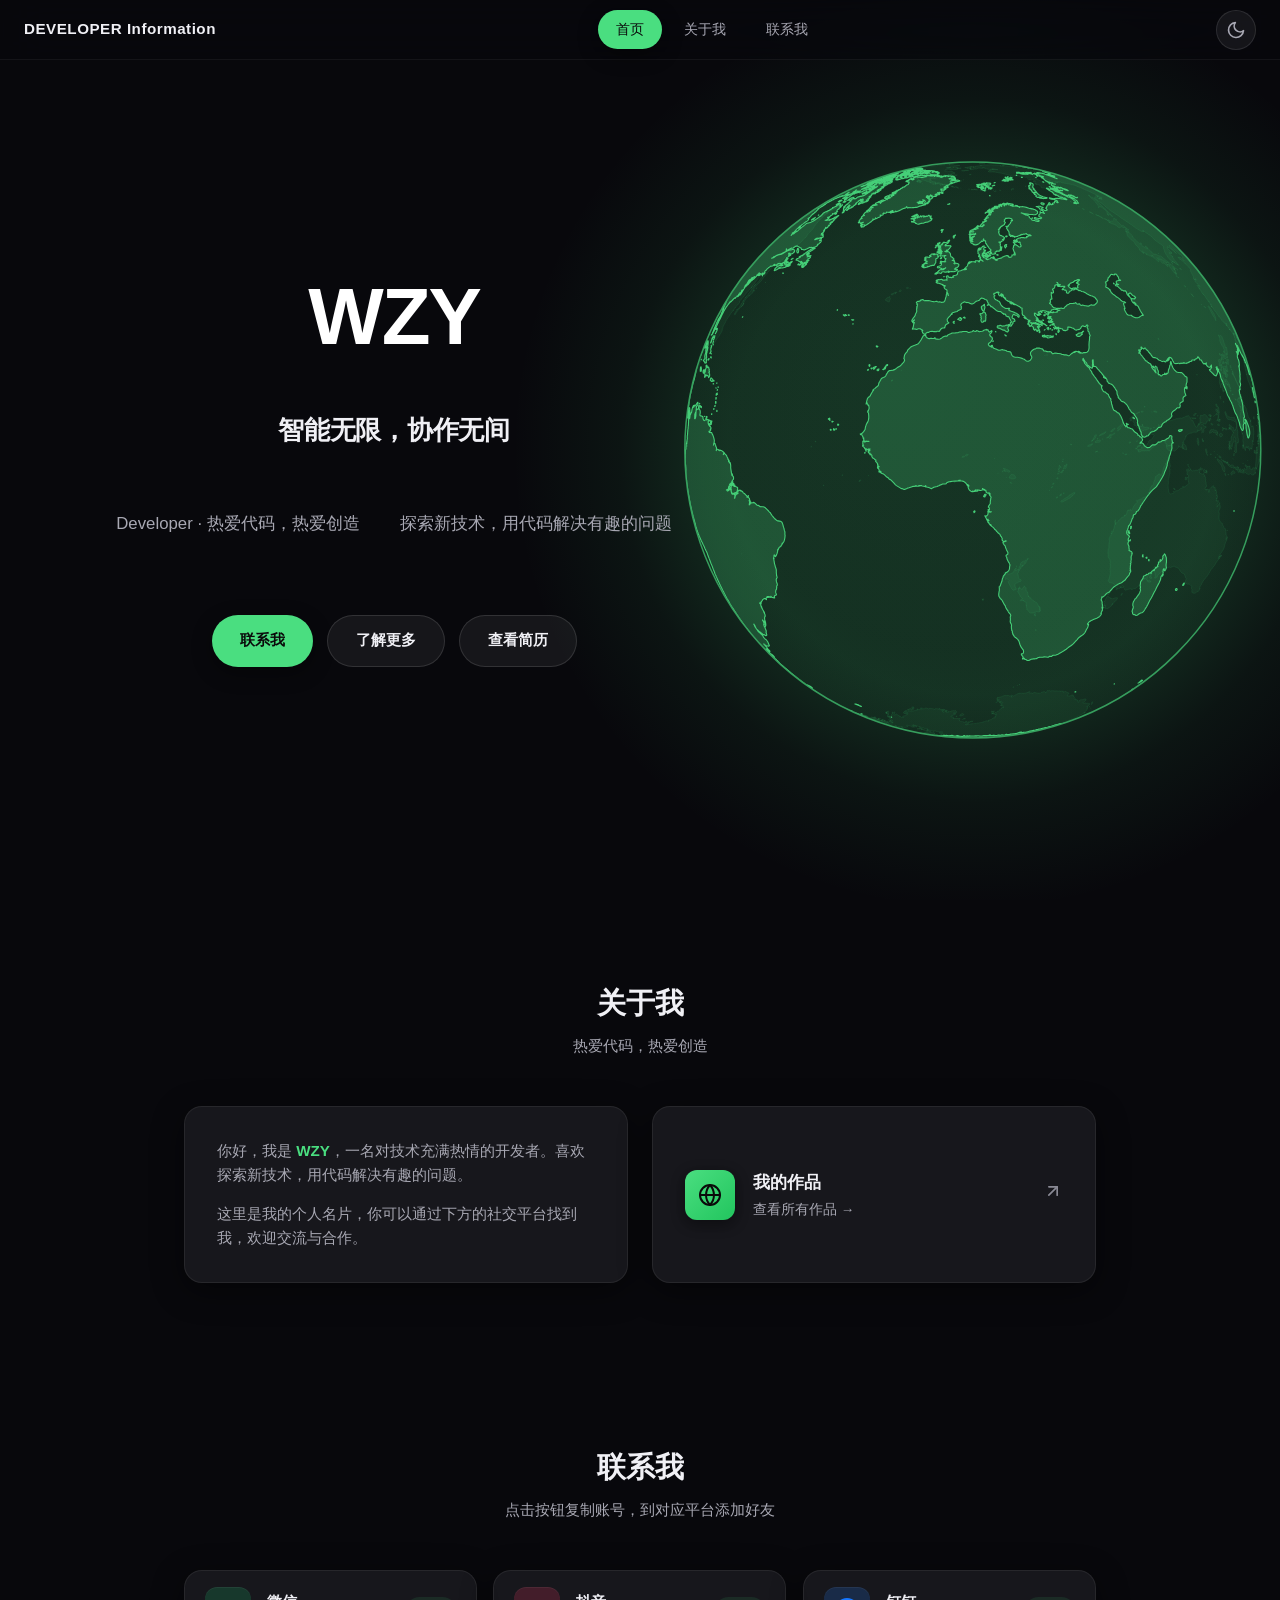
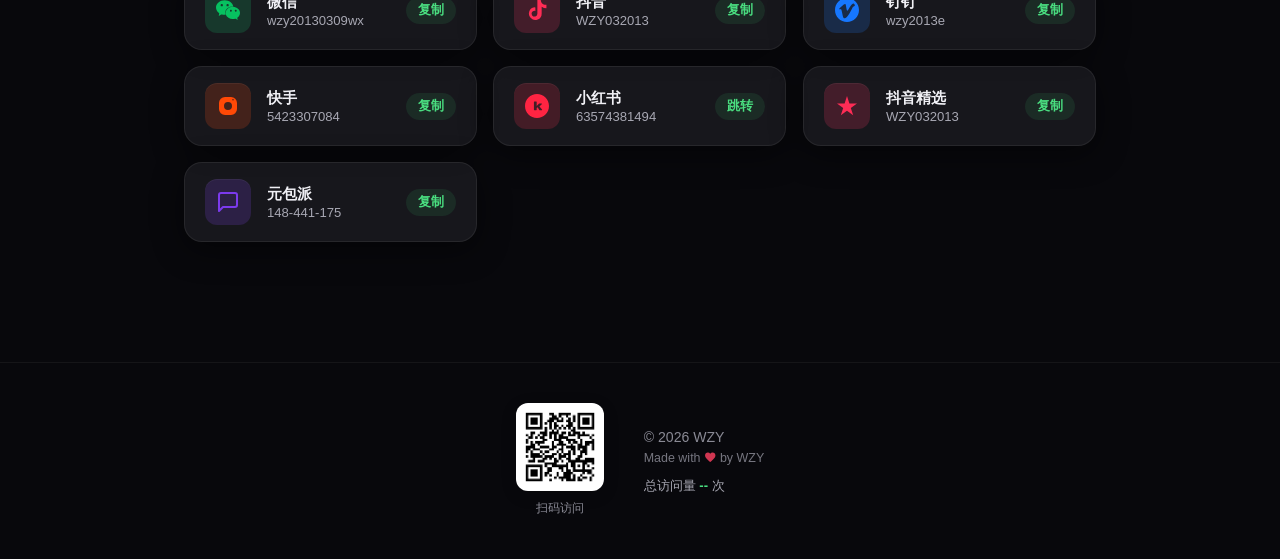
<file: index.html>
<!DOCTYPE html>
<html lang="zh-CN">
<head>
    <meta charset="UTF-8">
    <meta name="viewport" content="width=device-width, initial-scale=1.0">
    <meta name="description" content="WZY 的个人名片网站 - Developer">
    <title>WZY · 个人名片</title>
    <link rel="stylesheet" href="css/style.css?v=28">
    <link rel="stylesheet" href="css/loading.css?v=21">
</head>
<body>

    <!-- Canvas 粒子点阵背景 -->
    <canvas id="particleCanvas" aria-hidden="true"></canvas>

    <!-- 顶部导航栏 -->
    <nav class="navbar" id="navbar">
        <div class="nav-container">
            <a href="#home" class="nav-logo">DEVELOPER Information</a>
            <button class="nav-toggle" id="navToggle" aria-label="菜单">
                <span></span>
                <span></span>
                <span></span>
            </button>
            <ul class="nav-menu" id="navMenu">
                <li><a href="#home" class="nav-link active">首页</a></li>
                <li><a href="#about" class="nav-link">关于我</a></li>
                <li><a href="#contact" class="nav-link">联系我</a></li>
            </ul>
            <button class="theme-toggle" id="themeToggle" aria-label="切换主题">
                <svg class="icon-sun" viewBox="0 0 24 24" fill="none" stroke="currentColor" stroke-width="2" stroke-linecap="round" stroke-linejoin="round">
                    <circle cx="12" cy="12" r="5"></circle>
                    <line x1="12" y1="1" x2="12" y2="3"></line>
                    <line x1="12" y1="21" x2="12" y2="23"></line>
                    <line x1="4.22" y1="4.22" x2="5.64" y2="5.64"></line>
                    <line x1="18.36" y1="18.36" x2="19.78" y2="19.78"></line>
                    <line x1="1" y1="12" x2="3" y2="12"></line>
                    <line x1="21" y1="12" x2="23" y2="12"></line>
                    <line x1="4.22" y1="19.78" x2="5.64" y2="18.36"></line>
                    <line x1="18.36" y1="5.64" x2="19.78" y2="4.22"></line>
                </svg>
                <svg class="icon-moon" viewBox="0 0 24 24" fill="none" stroke="currentColor" stroke-width="2" stroke-linecap="round" stroke-linejoin="round">
                    <path d="M21 12.79A9 9 0 1 1 11.21 3 7 7 0 0 0 21 12.79z"></path>
                </svg>
            </button>
        </div>
    </nav>

    <!-- 首页 / Hero -->
    <section id="home" class="hero">
        <div class="hero-content fade-in">
            <h1 class="hero-name">WZY</h1>
            <p class="hero-tagline">智能无限，协作无间</p>
            <div class="hero-desc">
                <p>Developer · 热爱代码，热爱创造</p>
                <p>探索新技术，用代码解决有趣的问题</p>
            </div>
            <div class="hero-actions">
                <a href="#contact" class="btn btn-primary">联系我</a>
                <a href="#about" class="btn btn-secondary">了解更多</a>
                <a href="resume.html" target="_blank" class="btn btn-secondary">查看简历</a>
            </div>
        </div>
    </section>

    <!-- 关于我 -->
    <section id="about" class="section">
        <div class="container">
            <h2 class="section-title">关于我</h2>
            <p class="section-subtitle">热爱代码，热爱创造</p>

            <div class="about-grid">
                <div class="glass-card about-text reveal">
                    <p>你好，我是 <strong>WZY</strong>，一名对技术充满热情的开发者。喜欢探索新技术，用代码解决有趣的问题。</p>
                    <p>这里是我的个人名片，你可以通过下方的社交平台找到我，欢迎交流与合作。</p>
                </div>

                <a href="projects.html" class="glass-card site-tile reveal" style="cursor:pointer">
                    <div class="tile-icon">
                        <svg viewBox="0 0 24 24" fill="none" stroke="currentColor" stroke-width="2" stroke-linecap="round" stroke-linejoin="round">
                            <circle cx="12" cy="12" r="10"></circle>
                            <line x1="2" y1="12" x2="22" y2="12"></line>
                            <path d="M12 2a15.3 15.3 0 0 1 4 10 15.3 15.3 0 0 1-4 10 15.3 15.3 0 0 1-4-10 15.3 15.3 0 0 1 4-10z"></path>
                        </svg>
                    </div>
                    <div class="tile-info">
                        <h3>我的作品</h3>
                        <p>查看所有作品 →</p>
                    </div>
                    <div class="tile-arrow">
                        <svg viewBox="0 0 24 24" fill="none" stroke="currentColor" stroke-width="2" stroke-linecap="round" stroke-linejoin="round">
                            <line x1="7" y1="17" x2="17" y2="7"></line>
                            <polyline points="7 7 17 7 17 17"></polyline>
                        </svg>
                    </div>
                </a>
            </div>
        </div>
    </section>

    <!-- 联系我 / 社交 -->
    <section id="contact" class="section">
        <div class="container">
            <h2 class="section-title">联系我</h2>
            <p class="section-subtitle">点击按钮复制账号，到对应平台添加好友</p>

            <div class="social-grid" id="socialGrid">
                <!-- 微信 -->
                <button class="glass-card social-btn reveal" data-account="wzy20130309wx" data-platform="微信">
                    <div class="social-icon" style="--brand:#07C160">
                        <svg viewBox="0 0 24 24" fill="currentColor">
                            <path d="M8.691 2.188C3.891 2.188 0 5.476 0 9.53c0 2.212 1.17 4.203 3.002 5.55a.59.59 0 0 1 .213.665l-.39 1.48c-.019.07-.048.141-.048.213 0 .163.13.295.29.295a.326.326 0 0 0 .167-.054l1.903-1.114a.864.864 0 0 1 .717-.098 10.16 10.16 0 0 0 2.837.403c.276 0 .543-.027.811-.05-.857-2.578.157-4.972 1.932-6.446 1.703-1.415 3.882-1.98 5.853-1.838-.576-3.583-4.196-6.348-8.596-6.348zM5.785 5.991c.642 0 1.162.529 1.162 1.18a1.17 1.17 0 0 1-1.162 1.178A1.17 1.17 0 0 1 4.623 7.17c0-.651.52-1.18 1.162-1.18zm5.813 0c.642 0 1.162.529 1.162 1.18a1.17 1.17 0 0 1-1.162 1.178 1.17 1.17 0 0 1-1.162-1.178c0-.651.52-1.18 1.162-1.18zm5.34 2.867c-1.797-.052-3.746.512-5.28 1.786-1.72 1.428-2.687 3.72-1.78 6.22.942 2.453 3.666 4.229 6.884 4.229.826 0 1.622-.12 2.361-.336a.722.722 0 0 1 .598.082l1.584.926a.272.272 0 0 0 .14.047c.134 0 .24-.111.24-.247 0-.06-.023-.12-.038-.177l-.327-1.233a.582.582 0 0 1-.023-.156.49.49 0 0 1 .201-.398C23.024 18.48 24 16.82 24 14.98c0-3.21-3.004-5.837-6.882-6.122zm-2.036 2.84c.535 0 .969.44.969.982a.976.976 0 0 1-.969.983.976.976 0 0 1-.969-.983c0-.542.434-.982.97-.982zm4.844 0c.535 0 .969.44.969.982a.976.976 0 0 1-.969.983.976.976 0 0 1-.969-.983c0-.542.434-.982.969-.982z"/>
                        </svg>
                    </div>
                    <div class="social-info">
                        <span class="social-name">微信</span>
                        <span class="social-account">wzy20130309wx</span>
                    </div>
                    <span class="social-copy">复制</span>
                </button>

                <!-- 抖音 -->
                <button class="glass-card social-btn reveal" data-account="WZY032013" data-platform="抖音">
                    <div class="social-icon" style="--brand:#FE2C55">
                        <svg viewBox="0 0 24 24" fill="currentColor">
                            <path d="M19.59 6.69a4.83 4.83 0 0 1-3.77-4.25V2h-3.45v13.67a2.89 2.89 0 0 1-5.2 1.74 2.89 2.89 0 0 1 2.31-4.64 2.93 2.93 0 0 1 .88.13V9.4a6.84 6.84 0 0 0-1-.05A6.33 6.33 0 0 0 5.8 20.1a6.34 6.34 0 0 0 10.86-4.43v-7a8.16 8.16 0 0 0 4.77 1.52v-3.4a4.85 4.85 0 0 1-1.84-.1z"/>
                        </svg>
                    </div>
                    <div class="social-info">
                        <span class="social-name">抖音</span>
                        <span class="social-account">WZY032013</span>
                    </div>
                    <span class="social-copy">复制</span>
                </button>

                <!-- 钉钉 -->
                <button class="glass-card social-btn reveal" data-account="wzy2013e" data-platform="钉钉">
                    <div class="social-icon" style="--brand:#1677FF">
                        <svg viewBox="0 0 24 24" fill="currentColor">
                            <path d="M12.002 0C5.384 0 0 5.384 0 12s5.384 12 12.002 12C18.618 24 24 18.616 24 12S18.618 0 12.002 0zm5.84 9.04c-.098.218-1.08 2.342-3.12 5.892-2.08 3.61-3.79 5.42-5.14 5.42-.87 0-1.46-.802-1.78-2.39l-.96-4.58c-.35-1.58-.73-2.37-1.13-2.37-.09 0-.39.18-.91.53l-.65-.84c.99-.87 1.97-1.75 2.91-2.63 1.32-1.24 2.31-1.9 2.95-1.97.44-.05.71.26.81.92.18 1.15.69 3.99.89 4.7.18.71.38 1.06.6 1.06.17 0 .42-.27.76-.8.5-.77 1.08-1.73 1.65-2.68.61-1.02 1.13-1.79 1.56-2.3.77-.91 1.44-1.4 2.01-1.46.43-.04.82.16 1.15.59.32.42.46.99.4 1.71z"/>
                        </svg>
                    </div>
                    <div class="social-info">
                        <span class="social-name">钉钉</span>
                        <span class="social-account">wzy2013e</span>
                    </div>
                    <span class="social-copy">复制</span>
                </button>

                <!-- 快手 -->
                <button class="glass-card social-btn reveal" data-account="5423307084" data-platform="快手">
                    <div class="social-icon" style="--brand:#FF4906">
                        <svg viewBox="0 0 24 24" fill="currentColor">
                            <path d="M15 3H9a6 6 0 0 0-6 6v6a6 6 0 0 0 6 6h6a6 6 0 0 0 6-6V9a6 6 0 0 0-6-6zm-3 13a4 4 0 1 1 0-8 4 4 0 0 1 0 8zm5-9.5a.75.75 0 1 1 0-1.5.75.75 0 0 1 0 1.5z"/>
                        </svg>
                    </div>
                    <div class="social-info">
                        <span class="social-name">快手</span>
                        <span class="social-account">5423307084</span>
                    </div>
                    <span class="social-copy">复制</span>
                </button>

                <!-- 小红书 -->
                <button class="glass-card social-btn reveal" data-account="63574381494" data-platform="小红书" data-link="https://www.xiaohongshu.com/user/profile/63574381494">
                    <div class="social-icon" style="--brand:#FF2442">
                        <svg viewBox="0 0 24 24" fill="currentColor">
                            <path d="M12 0C5.373 0 0 5.373 0 12s5.373 12 12 12 12-5.373 12-12S18.627 0 12 0zm4.615 16.154h-1.846c-.192 0-.385-.077-.462-.23l-1.692-2.77-.923.846v1.692c0 .231-.154.462-.462.462H9.385c-.308 0-.462-.231-.462-.462V7.846c0-.23.154-.461.462-.461h1.845c.308 0 .462.23.462.461v4.154l2.385-2.385c.154-.153.308-.23.538-.23h1.846c.385 0 .539.461.308.77l-2.308 2.23 2.615 3.154c.154.231 0 .616-.308.616z"/>
                        </svg>
                    </div>
                    <div class="social-info">
                        <span class="social-name">小红书</span>
                        <span class="social-account">63574381494</span>
                    </div>
                    <span class="social-copy">跳转</span>
                </button>

                <!-- 抖音精选 -->
                <button class="glass-card social-btn reveal" data-account="WZY032013" data-platform="抖音精选">
                    <div class="social-icon" style="--brand:#FE2C55">
                        <svg viewBox="0 0 24 24" fill="currentColor">
                            <path d="M12 2l2.4 7.4H22l-6.2 4.5 2.4 7.4L12 16.8l-6.2 4.5 2.4-7.4L2 9.4h7.6z"/>
                        </svg>
                    </div>
                    <div class="social-info">
                        <span class="social-name">抖音精选</span>
                        <span class="social-account">WZY032013</span>
                    </div>
                    <span class="social-copy">复制</span>
                </button>

                <!-- 元包派 -->
                <button class="glass-card social-btn reveal" data-account="148-441-175" data-platform="元包派">
                    <div class="social-icon" style="--brand:#7C3AED">
                        <svg viewBox="0 0 24 24" fill="none" stroke="currentColor" stroke-width="2" stroke-linecap="round" stroke-linejoin="round">
                            <path d="M21 15a2 2 0 0 1-2 2H7l-4 4V5a2 2 0 0 1 2-2h14a2 2 0 0 1 2 2z"></path>
                        </svg>
                    </div>
                    <div class="social-info">
                        <span class="social-name">元包派</span>
                        <span class="social-account">148-441-175</span>
                    </div>
                    <span class="social-copy">复制</span>
                </button>
            </div>
        </div>
    </section>

    <!-- 回到顶部按钮 -->
    <a href="#home" class="back-to-top" id="backToTop" aria-label="回到顶部">
        <svg viewBox="0 0 24 24" fill="none" stroke="currentColor" stroke-width="2.5" stroke-linecap="round" stroke-linejoin="round">
            <polyline points="18 15 12 9 6 15"></polyline>
        </svg>
    </a>

    <!-- 页脚 -->
    <footer class="footer">
        <div class="container">
            <div class="footer-content">
                <div class="footer-qr">
                    <img src="qrcode.png" alt="扫码访问本站">
                    <span>扫码访问</span>
                </div>
                <div class="footer-info">
                    <p>&copy; 2026 WZY</p>
                    <p class="footer-sub">Made with <svg class="ico ico-heart" viewBox="0 0 24 24" fill="currentColor"><path d="M12 21.35l-1.45-1.32C5.4 15.36 2 12.28 2 8.5 2 5.42 4.42 3 7.5 3c1.74 0 3.41.81 4.5 2.09C13.09 3.81 14.76 3 16.5 3 19.58 3 22 5.42 22 8.5c0 3.78-3.4 6.86-8.55 11.54L12 21.35z"/></svg> by WZY</p>
                    <p class="footer-visit">总访问量 <span id="busuanzi_value_site_pv">--</span> 次</p>
                </div>
            </div>
        </div>
    </footer>

    <!-- Toast 提示 -->
    <div class="toast" id="toast"></div>

    <!-- 访客统计 -->
    <script async src="//busuanzi.ibruce.info/busuanzi/2.3/busuanzi.pure.mini.js"></script>
    <script src="js/geo.js"></script>
    <script src="js/loading.js?v=21"></script>
    <script src="js/main.js?v=25"></script>
</body>
</html>
</file>
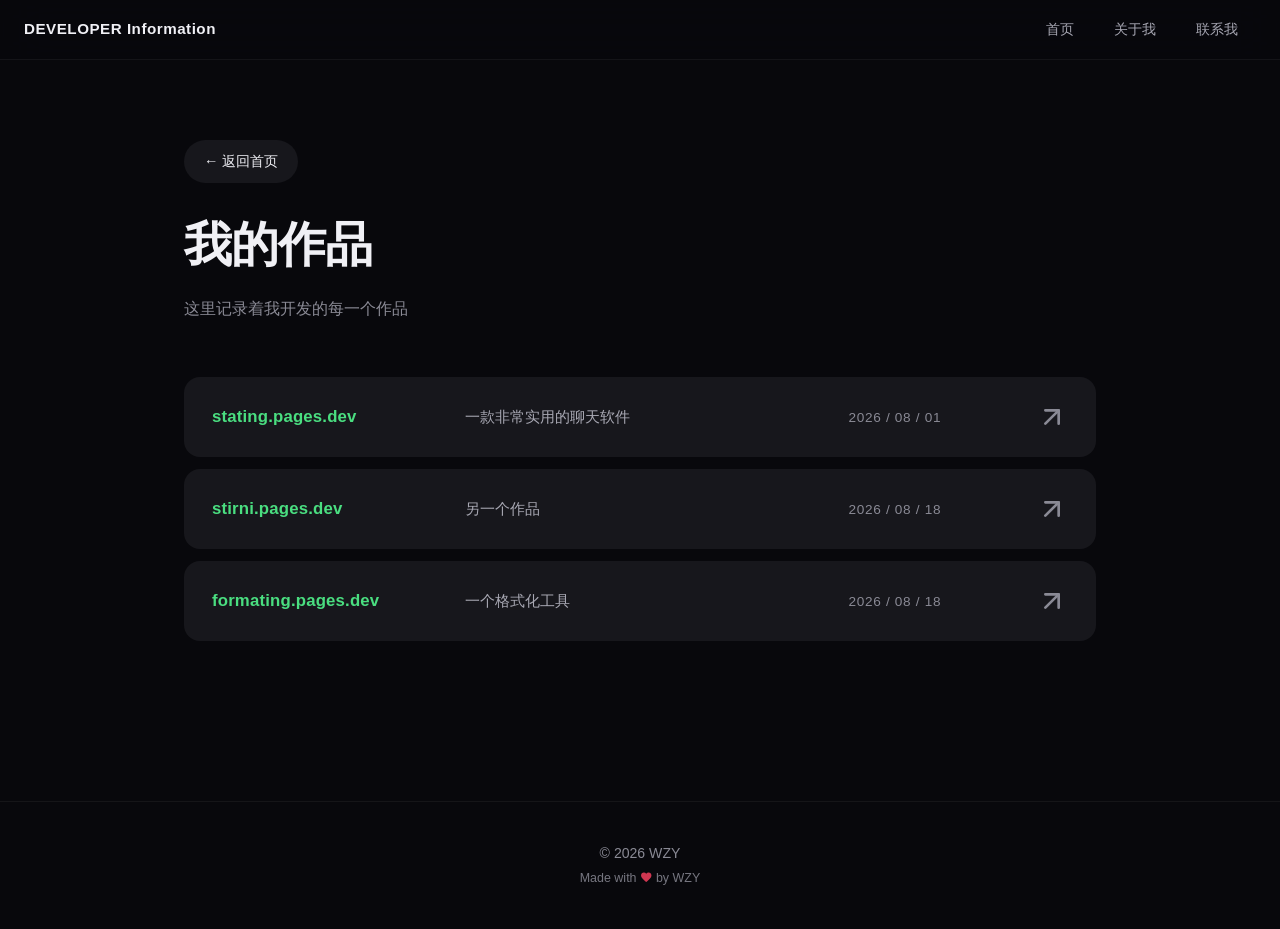
<file: projects.html>
<!DOCTYPE html>
<html lang="zh-CN">
<head>
    <meta charset="UTF-8">
    <meta name="viewport" content="width=device-width, initial-scale=1.0">
    <meta name="description" content="WZY 的作品列表">
    <title>我的作品 · WZY</title>
    <link rel="stylesheet" href="css/style.css?v=26">
    <link rel="stylesheet" href="css/loading.css?v=21">
    <style>
        body {
            min-height: 100vh;
            background: var(--bg);
            padding-top: var(--nav-height);
        }

        .projects-page {
            padding: 80px 24px 120px;
            max-width: 960px;
            margin: 0 auto;
        }

        .projects-header {
            margin-bottom: 56px;
        }

        .projects-title {
            font-size: clamp(2rem, 5vw, 3rem);
            font-weight: 800;
            letter-spacing: -0.02em;
            color: var(--text);
            margin-bottom: 12px;
        }

        .projects-subtitle {
            font-size: 1rem;
            color: var(--text-tertiary);
            line-height: 1.6;
        }

        .project-list {
            display: flex;
            flex-direction: column;
            gap: 12px;
        }

        .project-row {
            display: grid;
            grid-template-columns: 1.4fr 2.2fr 1fr auto;
            gap: 24px;
            align-items: center;
            padding: 24px 28px;
            background: var(--surface-strong);
            border: 1px solid var(--border);
            border-radius: 16px;
            transition: transform 0.25s ease, border-color 0.25s ease, box-shadow 0.25s ease;
            cursor: pointer;
            text-decoration: none;
            color: inherit;
        }

        .project-row:hover {
            transform: translateY(-2px);
            border-color: var(--accent);
            box-shadow: 0 12px 34px -12px rgba(0, 0, 0, 0.6);
        }

        .project-url {
            font-size: 1.05rem;
            font-weight: 600;
            color: var(--accent);
            letter-spacing: 0.01em;
            overflow: hidden;
            text-overflow: ellipsis;
            white-space: nowrap;
        }

        .project-desc {
            font-size: 0.95rem;
            color: var(--text-secondary);
            line-height: 1.5;
            overflow: hidden;
            text-overflow: ellipsis;
            display: -webkit-box;
            -webkit-line-clamp: 2;
            -webkit-box-orient: vertical;
        }

        .project-date {
            font-size: 0.85rem;
            color: var(--text-tertiary);
            font-variant-numeric: tabular-nums;
            letter-spacing: 0.05em;
        }

        .project-arrow {
            width: 32px;
            height: 32px;
            color: var(--text-tertiary);
            transition: color 0.25s ease, transform 0.25s ease;
        }

        .project-row:hover .project-arrow {
            color: var(--accent);
            transform: translate(3px, -3px);
        }

        .back-link {
            display: inline-flex;
            align-items: center;
            gap: 6px;
            margin-bottom: 24px;
            padding: 10px 20px;
            color: var(--text);
            text-decoration: none;
            font-size: 0.9rem;
            font-weight: 500;
            background: var(--surface-strong);
            border: 1px solid var(--border);
            border-radius: 999px;
            transition: all 0.25s ease;
        }

        .back-link:hover {
            color: var(--accent);
            border-color: var(--accent);
            transform: translateX(-3px);
        }

        .back-link svg {
            width: 16px;
            height: 16px;
            transition: transform 0.25s ease;
        }

        .back-link:hover svg {
            transform: translateX(-3px);
        }

        @media (max-width: 720px) {
            .projects-page {
                padding: 48px 16px 80px;
            }
            .project-row {
                grid-template-columns: 1fr;
                gap: 8px;
                padding: 20px;
            }
            .project-desc {
                -webkit-line-clamp: unset;
            }
        }
    </style>
</head>
<body>

    <nav class="navbar" id="navbar">
        <div class="nav-container">
            <a href="index.html" class="nav-logo">DEVELOPER Information</a>
            <button class="nav-toggle" id="navToggle" aria-label="菜单">
                <span></span>
                <span></span>
                <span></span>
            </button>
            <ul class="nav-menu" id="navMenu">
                <li><a href="index.html" class="nav-link">首页</a></li>
                <li><a href="index.html#about" class="nav-link">关于我</a></li>
                <li><a href="index.html#contact" class="nav-link">联系我</a></li>
            </ul>
        </div>
    </nav>

    <main class="projects-page">
        <a href="index.html" class="back-link">← 返回首页</a>

        <header class="projects-header">
            <h1 class="projects-title">我的作品</h1>
            <p class="projects-subtitle">这里记录着我开发的每一个作品</p>
        </header>

        <div class="project-list">
            <a class="project-row" href="https://stating.pages.dev" target="_blank" rel="noopener noreferrer">
                <span class="project-url">stating.pages.dev</span>
                <span class="project-desc">一款非常实用的聊天软件</span>
                <span class="project-date">2026 / 08 / 01</span>
                <svg class="project-arrow" viewBox="0 0 24 24" fill="none" stroke="currentColor" stroke-width="2" stroke-linecap="round" stroke-linejoin="round">
                    <line x1="7" y1="17" x2="17" y2="7"></line>
                    <polyline points="7 7 17 7 17 17"></polyline>
                </svg>
            </a>
            <a class="project-row" href="https://stirni.pages.dev" target="_blank" rel="noopener noreferrer">
                <span class="project-url">stirni.pages.dev</span>
                <span class="project-desc">另一个作品</span>
                <span class="project-date">2026 / 08 / 18</span>
                <svg class="project-arrow" viewBox="0 0 24 24" fill="none" stroke="currentColor" stroke-width="2" stroke-linecap="round" stroke-linejoin="round">
                    <line x1="7" y1="17" x2="17" y2="7"></line>
                    <polyline points="7 7 17 7 17 17"></polyline>
                </svg>
            </a>
            <a class="project-row" href="https://formating.pages.dev" target="_blank" rel="noopener noreferrer">
                <span class="project-url">formating.pages.dev</span>
                <span class="project-desc">一个格式化工具</span>
                <span class="project-date">2026 / 08 / 18</span>
                <svg class="project-arrow" viewBox="0 0 24 24" fill="none" stroke="currentColor" stroke-width="2" stroke-linecap="round" stroke-linejoin="round">
                    <line x1="7" y1="17" x2="17" y2="7"></line>
                    <polyline points="7 7 17 7 17 17"></polyline>
                </svg>
            </a>
        </div>
    </main>

    <footer class="footer">
        <div class="container">
            <p>&copy; 2026 WZY</p>
            <p class="footer-sub">Made with <svg class="ico ico-heart" viewBox="0 0 24 24" fill="currentColor"><path d="M12 21.35l-1.45-1.32C5.4 15.36 2 12.28 2 8.5 2 5.42 4.42 3 7.5 3c1.74 0 3.41.81 4.5 2.09C13.09 3.81 14.76 3 16.5 3 19.58 3 22 5.42 22 8.5c0 3.78-3.4 6.86-8.55 11.54L12 21.35z"/></svg> by WZY</p>
        </div>
    </footer>

    <script src="js/loading.js?v=21"></script>
    <script src="js/main.js?v=24"></script>
</body>
</html>
</file>
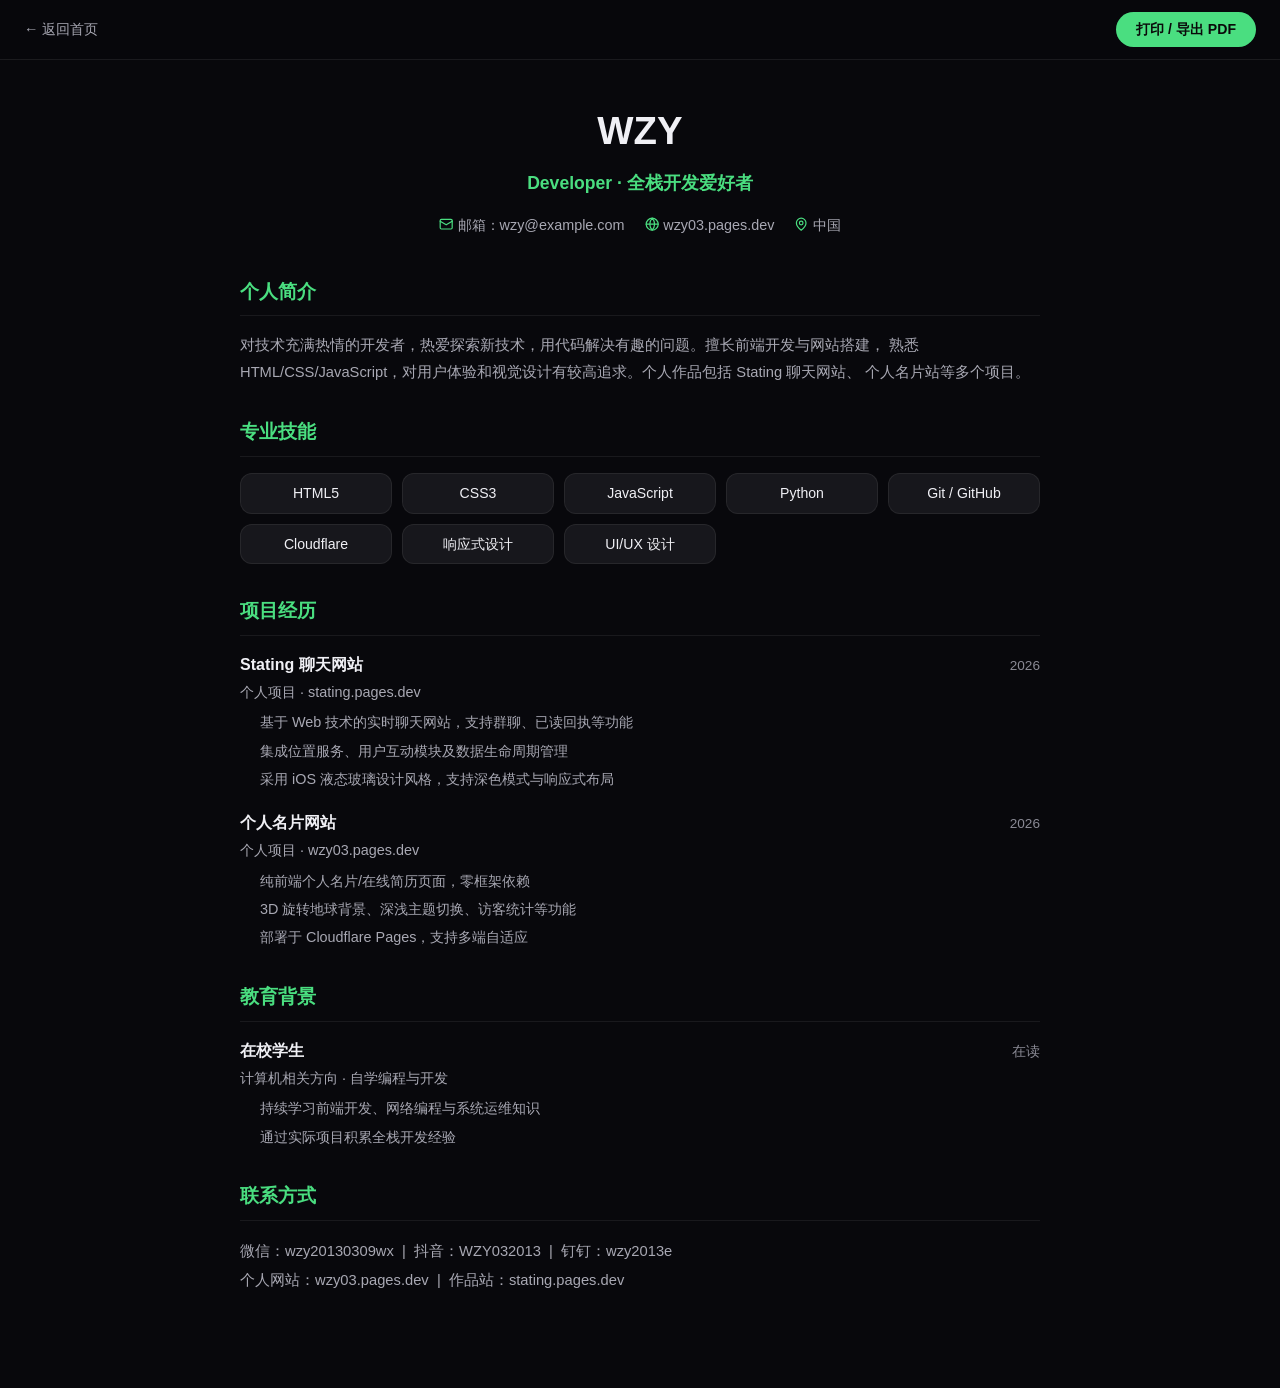
<file: resume.html>
<!DOCTYPE html>
<html lang="zh-CN" data-theme="dark">
<head>
    <meta charset="UTF-8">
    <meta name="viewport" content="width=device-width, initial-scale=1.0">
    <title>WZY · 个人简历</title>
    <link rel="stylesheet" href="css/style.css">
    <style>
        .resume-page {
            min-height: 100vh;
            padding: calc(var(--nav-height) + 40px) 24px 60px;
            position: relative;
            z-index: 10;
        }
        .resume-container {
            max-width: 800px;
            margin: 0 auto;
        }
        .resume-header {
            text-align: center;
            margin-bottom: 40px;
        }
        .resume-header h1 {
            font-size: 2.4rem;
            font-weight: 800;
            margin-bottom: 8px;
            color: var(--text);
        }
        .resume-header .subtitle {
            font-size: 1.1rem;
            color: var(--accent);
            font-weight: 600;
            margin-bottom: 16px;
        }
        .resume-header .contact-line {
            font-size: 0.9rem;
            color: var(--text-secondary);
            display: flex;
            gap: 20px;
            justify-content: center;
            flex-wrap: wrap;
        }
        .resume-section {
            margin-bottom: 32px;
        }
        .resume-section h2 {
            font-size: 1.2rem;
            font-weight: 700;
            color: var(--accent);
            margin-bottom: 16px;
            padding-bottom: 8px;
            border-bottom: 1px solid var(--glass-border);
        }
        .resume-item {
            margin-bottom: 18px;
        }
        .resume-item-head {
            display: flex;
            justify-content: space-between;
            align-items: baseline;
            margin-bottom: 4px;
            flex-wrap: wrap;
            gap: 8px;
        }
        .resume-item-head h3 {
            font-size: 1rem;
            font-weight: 600;
            color: var(--text);
        }
        .resume-item-head .date {
            font-size: 0.85rem;
            color: var(--text-tertiary);
        }
        .resume-item .org {
            font-size: 0.9rem;
            color: var(--text-secondary);
            margin-bottom: 6px;
        }
        .resume-item ul {
            padding-left: 20px;
        }
        .resume-item li {
            font-size: 0.9rem;
            color: var(--text-secondary);
            line-height: 1.7;
            margin-bottom: 4px;
        }
        .skills-grid {
            display: grid;
            grid-template-columns: repeat(auto-fill, minmax(140px, 1fr));
            gap: 10px;
        }
        .skill-tag {
            background: var(--surface-strong);
            border: 1px solid var(--glass-border);
            border-radius: var(--radius-sm);
            padding: 8px 14px;
            font-size: 0.88rem;
            color: var(--text);
            text-align: center;
        }
        .print-bar {
            position: fixed;
            top: 0;
            left: 0;
            right: 0;
            height: var(--nav-height);
            display: flex;
            align-items: center;
            justify-content: space-between;
            padding: 0 24px;
            background: rgba(8, 8, 12, 0.85);
            backdrop-filter: blur(24px);
            -webkit-backdrop-filter: blur(24px);
            border-bottom: 1px solid rgba(255,255,255,0.08);
            z-index: 100;
        }
        .print-bar a {
            color: var(--text-secondary);
            font-size: 0.9rem;
            text-decoration: none;
            transition: color var(--transition);
        }
        .print-bar a:hover { color: var(--accent); }
        .print-btn {
            padding: 8px 20px;
            background: var(--accent);
            color: #0a0a0a;
            border: none;
            border-radius: var(--radius-full);
            font-size: 0.88rem;
            font-weight: 600;
            cursor: pointer;
            transition: all var(--transition);
        }
        .print-btn:hover {
            transform: translateY(-1px);
            box-shadow: var(--shadow-accent);
        }
        [data-theme="light"] .print-bar {
            background: rgba(255,255,255,0.85);
            border-bottom: 1px solid rgba(0,0,0,0.06);
        }
        [data-theme="light"] .print-btn { color: #fff; }
        @media print {
            .print-bar { display: none; }
            .resume-page { padding: 0; }
            body { background: #fff; color: #000; }
            .resume-section h2 { color: #22c55e; border-color: #ddd; }
            .skill-tag { background: #f5f5f5; border-color: #ddd; color: #000; }
        }
    </style>
</head>
<body>
    <div class="print-bar">
        <a href="index.html">← 返回首页</a>
        <button class="print-btn" onclick="window.print()">打印 / 导出 PDF</button>
    </div>

    <div class="resume-page">
        <div class="resume-container">
            <div class="resume-header">
                <h1>WZY</h1>
                <div class="subtitle">Developer · 全栈开发爱好者</div>
                <div class="contact-line">
                    <span><svg class="ico ico-mail" viewBox="0 0 24 24" fill="none" stroke="currentColor" stroke-width="2" stroke-linecap="round" stroke-linejoin="round"><rect x="2" y="4" width="20" height="16" rx="2"/><path d="m22 7-10 6L2 7"/></svg>邮箱：wzy@example.com</span>
                    <span><svg class="ico ico-globe" viewBox="0 0 24 24" fill="none" stroke="currentColor" stroke-width="2" stroke-linecap="round" stroke-linejoin="round"><circle cx="12" cy="12" r="10"/><path d="M2 12h20M12 2a15.3 15.3 0 0 1 4 10 15.3 15.3 0 0 1-4 10 15.3 15.3 0 0 1-4-10 15.3 15.3 0 0 1 4-10z"/></svg>wzy03.pages.dev</span>
                    <span><svg class="ico ico-pin" viewBox="0 0 24 24" fill="none" stroke="currentColor" stroke-width="2" stroke-linecap="round" stroke-linejoin="round"><path d="M20 10c0 6-8 12-8 12s-8-6-8-12a8 8 0 0 1 16 0z"/><circle cx="12" cy="10" r="3"/></svg>中国</span>
                </div>
            </div>

            <div class="resume-section">
                <h2>个人简介</h2>
                <p style="font-size:0.92rem;color:var(--text-secondary);line-height:1.8;">
                    对技术充满热情的开发者，热爱探索新技术，用代码解决有趣的问题。擅长前端开发与网站搭建，
                    熟悉 HTML/CSS/JavaScript，对用户体验和视觉设计有较高追求。个人作品包括 Stating 聊天网站、
                    个人名片站等多个项目。
                </p>
            </div>

            <div class="resume-section">
                <h2>专业技能</h2>
                <div class="skills-grid">
                    <div class="skill-tag">HTML5</div>
                    <div class="skill-tag">CSS3</div>
                    <div class="skill-tag">JavaScript</div>
                    <div class="skill-tag">Python</div>
                    <div class="skill-tag">Git / GitHub</div>
                    <div class="skill-tag">Cloudflare</div>
                    <div class="skill-tag">响应式设计</div>
                    <div class="skill-tag">UI/UX 设计</div>
                </div>
            </div>

            <div class="resume-section">
                <h2>项目经历</h2>

                <div class="resume-item">
                    <div class="resume-item-head">
                        <h3>Stating 聊天网站</h3>
                        <span class="date">2026</span>
                    </div>
                    <div class="org">个人项目 · stating.pages.dev</div>
                    <ul>
                        <li>基于 Web 技术的实时聊天网站，支持群聊、已读回执等功能</li>
                        <li>集成位置服务、用户互动模块及数据生命周期管理</li>
                        <li>采用 iOS 液态玻璃设计风格，支持深色模式与响应式布局</li>
                    </ul>
                </div>

                <div class="resume-item">
                    <div class="resume-item-head">
                        <h3>个人名片网站</h3>
                        <span class="date">2026</span>
                    </div>
                    <div class="org">个人项目 · wzy03.pages.dev</div>
                    <ul>
                        <li>纯前端个人名片/在线简历页面，零框架依赖</li>
                        <li>3D 旋转地球背景、深浅主题切换、访客统计等功能</li>
                        <li>部署于 Cloudflare Pages，支持多端自适应</li>
                    </ul>
                </div>
            </div>

            <div class="resume-section">
                <h2>教育背景</h2>
                <div class="resume-item">
                    <div class="resume-item-head">
                        <h3>在校学生</h3>
                        <span class="date">在读</span>
                    </div>
                    <div class="org">计算机相关方向 · 自学编程与开发</div>
                    <ul>
                        <li>持续学习前端开发、网络编程与系统运维知识</li>
                        <li>通过实际项目积累全栈开发经验</li>
                    </ul>
                </div>
            </div>

            <div class="resume-section">
                <h2>联系方式</h2>
                <p style="font-size:0.92rem;color:var(--text-secondary);line-height:2;">
                    微信：wzy20130309wx &nbsp;|&nbsp; 抖音：WZY032013 &nbsp;|&nbsp; 钉钉：wzy2013e<br>
                    个人网站：wzy03.pages.dev &nbsp;|&nbsp; 作品站：stating.pages.dev
                </p>
            </div>
        </div>
    </div>

    <script>
        // 同步首页主题
        var saved = localStorage.getItem('theme') || 'dark';
        document.documentElement.setAttribute('data-theme', saved);
    </script>
</body>
</html>
</file>
<file: css/style.css>
/* ============================================
   WZY 个人名片 - Trae.cn 风格
   深色主题 · 粒子点阵 · 液态玻璃
   ============================================ */

/* ---------- CSS 变量 ---------- */
:root {
    --bg: #08080c;
    --bg-elevated: #111118;
    --surface: rgba(20, 20, 24, 0.6);
    --surface-strong: rgba(28, 28, 34, 0.75);
    --text: #f0f0f5;
    --text-secondary: #a8a8b3;
    --text-tertiary: #8a8a95;
    --accent: #4ADE80;
    --accent-dark: #22c55e;
    --accent-glow: rgba(74, 222, 128, 0.35);

    --glass-bg: rgba(18, 18, 22, 0.55);
    --glass-border: rgba(255, 255, 255, 0.07);
    --glass-border-hover: rgba(255, 255, 255, 0.14);

    --shadow-card: 0 8px 32px rgba(0, 0, 0, 0.45);
    --shadow-hover: 0 16px 48px rgba(0, 0, 0, 0.55);
    --shadow-accent: 0 6px 20px rgba(0, 0, 0, 0.4);

    --radius-sm: 12px;
    --radius-md: 18px;
    --radius-lg: 24px;
    --radius-full: 9999px;

    --nav-height: 60px;
    --transition: 0.3s cubic-bezier(0.4, 0, 0.2, 1);
}

/* ---------- Reset ---------- */
*,
*::before,
*::after {
    margin: 0;
    padding: 0;
    box-sizing: border-box;
}

html {
    scroll-behavior: smooth;
    scroll-padding-top: var(--nav-height);
    -webkit-font-smoothing: antialiased;
    -moz-osx-font-smoothing: grayscale;
}

body {
    font-family: -apple-system, BlinkMacSystemFont, "SF Pro Display", "PingFang SC",
        "Helvetica Neue", "Microsoft YaHei", sans-serif;
    background-color: var(--bg);
    color: var(--text);
    line-height: 1.6;
    overflow-x: hidden;
    min-height: 100vh;
}

a {
    text-decoration: none;
    color: inherit;
}

ul {
    list-style: none;
}

button {
    font-family: inherit;
    cursor: pointer;
    border: none;
    background: none;
}

.container {
    max-width: 960px;
    margin: 0 auto;
    padding: 0 24px;
}

/* ---------- 地球 Canvas（背景层） ---------- */
#particleCanvas {
    position: fixed;
    inset: 0;
    width: 100vw;
    height: 100vh;
    z-index: 5;
    pointer-events: none;
    background: transparent;
    cursor: grab;
    transition: opacity 0.3s ease-out;
}

#particleCanvas:active {
    cursor: grabbing;
}

/* ---------- 内容层 ---------- */
.navbar,
.hero,
.section,
.footer,
.toast {
    position: relative;
    z-index: 10;
}

/* 导航栏滚动增强毛玻璃 */
.navbar.scrolled {
    background: rgba(8, 8, 12, 0.85);
    backdrop-filter: blur(32px) saturate(200%);
    -webkit-backdrop-filter: blur(32px) saturate(200%);
    border-bottom: 1px solid rgba(255, 255, 255, 0.08);
}

/* ---------- 液态玻璃卡片 ---------- */
.glass-card {
    position: relative;
    overflow: hidden;
    border-radius: var(--radius-md);
    background: var(--surface-strong);
    border: 1px solid var(--glass-border);
    box-shadow: var(--shadow-card);
    transition: transform var(--transition), box-shadow var(--transition), border-color var(--transition);
    contain: layout paint style;
}

.glass-card > * {
    position: relative;
    z-index: 1;
}

/* ---------- 导航栏 ---------- */
.navbar {
    position: fixed;
    top: 0;
    left: 0;
    right: 0;
    height: var(--nav-height);
    z-index: 100;
    background: rgba(8, 8, 12, 0.55);
    backdrop-filter: blur(24px) saturate(180%);
    -webkit-backdrop-filter: blur(24px) saturate(180%);
    border-bottom: 1px solid rgba(255, 255, 255, 0.05);
    transition: background var(--transition);
}

.navbar.scrolled {
    background: rgba(8, 8, 12, 0.85);
}

.nav-container {
    width: 100%;
    margin: 0;
    padding: 0 24px;
    height: 100%;
    display: flex;
    align-items: center;
    justify-content: space-between;
}

.nav-logo {
    font-size: 0.95rem;
    font-weight: 700;
    color: var(--text);
    letter-spacing: 0.5px;
    text-align: left;
    text-transform: none;
}

.nav-menu {
    display: flex;
    gap: 4px;
}

.nav-link {
    display: inline-block;
    padding: 8px 18px;
    font-size: 0.9rem;
    font-weight: 500;
    color: var(--text-secondary);
    border-radius: var(--radius-full);
    transition: all var(--transition);
}

.nav-link:hover {
    color: var(--text);
    background: rgba(255, 255, 255, 0.05);
}

.nav-link.active {
    color: #0a0a0a;
    background: var(--accent);
    box-shadow: var(--shadow-accent);
}

.nav-toggle {
    display: none;
    flex-direction: column;
    gap: 5px;
    padding: 8px;
}

.nav-toggle span {
    display: block;
    width: 24px;
    height: 2px;
    background: var(--text);
    border-radius: 2px;
    transition: var(--transition);
}

.nav-toggle.open span:nth-child(1) {
    transform: translateY(7px) rotate(45deg);
}

.nav-toggle.open span:nth-child(2) {
    opacity: 0;
}

.nav-toggle.open span:nth-child(3) {
    transform: translateY(-7px) rotate(-45deg);
}

/* ---------- Hero 区域 ---------- */
.hero {
    min-height: 100vh;
    display: flex;
    align-items: center;
    justify-content: flex-start;
    padding: calc(var(--nav-height) + 40px) 14vw 60px 5vw;
    position: relative;
    z-index: 10;
}

.hero-content {
    max-width: 660px;
    width: 100%;
    text-align: center;
    position: relative;
    z-index: 20;
}

.hero-name {
    font-size: clamp(2.5rem, 7vw, 5rem);
    font-weight: 800;
    letter-spacing: -2px;
    line-height: 1.1;
    margin-bottom: 52px;
    color: #ffffff;
    display: block;
    width: 100%;
}

.hero-tagline {
    position: relative;
    display: block;
    font-size: clamp(1.1rem, 2.5vw, 1.6rem);
    font-weight: 600;
    margin-bottom: 60px;
    letter-spacing: -0.3px;
    line-height: 1.4;
    width: 100%;
    white-space: nowrap;
}

.hero-desc {
    margin-bottom: 76px;
    display: flex;
    gap: 40px;
    justify-content: center;
    align-items: baseline;
    flex-wrap: wrap;
}

.hero-desc p {
    font-size: 1.05rem;
    line-height: 1.8;
    margin-bottom: 0;
    color: var(--text-secondary);
    max-width: 100%;
}

.hero-actions {
    display: flex;
    gap: 14px;
    flex-wrap: wrap;
    justify-content: center;
}

/* ---------- 按钮 ---------- */
.btn {
    display: inline-flex;
    align-items: center;
    justify-content: center;
    padding: 13px 28px;
    font-size: 0.92rem;
    font-weight: 600;
    border-radius: var(--radius-full);
    transition: transform var(--transition), box-shadow var(--transition), background var(--transition);
    cursor: pointer;
}

.btn-primary {
    background: var(--accent);
    color: #0a0a0a;
    box-shadow: var(--shadow-accent);
}

.btn-primary:hover {
    transform: translateY(-2px);
    background: #5eeb92;
    box-shadow: 0 10px 28px rgba(0, 0, 0, 0.5);
}

.btn-primary:active {
    transform: translateY(0);
}

.btn-secondary {
    background: rgba(255, 255, 255, 0.06);
    color: var(--text);
    border: 1px solid rgba(255, 255, 255, 0.12);
}

.btn-secondary:hover {
    background: rgba(255, 255, 255, 0.1);
    border-color: rgba(255, 255, 255, 0.22);
    transform: translateY(-2px);
}

/* ---------- 通用 Section ---------- */
.section {
    padding: 80px 0;
    position: relative;
    z-index: 10;
    content-visibility: auto;
    contain-intrinsic-size: auto 600px;
}

.section-title {
    font-size: 1.8rem;
    font-weight: 700;
    text-align: center;
    margin-bottom: 8px;
    color: var(--text);
}

.section-subtitle {
    text-align: center;
    color: var(--text-secondary);
    font-size: 0.95rem;
    margin-bottom: 48px;
}

/* ---------- 关于我 ---------- */
.about-grid {
    display: grid;
    grid-template-columns: 1fr 1fr;
    gap: 24px;
    align-items: stretch;
}

.about-text {
    padding: 32px;
}

.about-text p {
    color: var(--text-secondary);
    font-size: 0.95rem;
    margin-bottom: 14px;
}

.about-text p:last-child {
    margin-bottom: 0;
}

.about-text strong {
    color: var(--accent);
    font-weight: 600;
}

.site-tile {
    display: flex;
    align-items: center;
    gap: 18px;
    padding: 28px 32px;
    cursor: pointer;
    text-decoration: none;
    color: var(--text);
}

.site-tile:hover {
    transform: translateY(-4px);
    border-color: var(--glass-border-hover);
    box-shadow: var(--shadow-hover);
}

.tile-icon {
    width: 50px;
    height: 50px;
    border-radius: var(--radius-sm);
    background: linear-gradient(135deg, var(--accent), var(--accent-dark));
    display: flex;
    align-items: center;
    justify-content: center;
    color: #0a0a0a;
    flex-shrink: 0;
    box-shadow: 0 4px 14px rgba(0, 0, 0, 0.4);
}

.tile-icon svg {
    width: 24px;
    height: 24px;
}

.tile-info {
    flex: 1;
    min-width: 0;
}

.tile-info h3 {
    font-size: 1.08rem;
    font-weight: 600;
    margin-bottom: 2px;
    white-space: nowrap;
    overflow: hidden;
    text-overflow: ellipsis;
}

.tile-info p {
    font-size: 0.85rem;
    color: var(--text-secondary);
}

.tile-arrow {
    color: var(--text-tertiary);
    transition: transform var(--transition), color var(--transition);
    flex-shrink: 0;
}

.tile-arrow svg {
    width: 20px;
    height: 20px;
}

.site-tile:hover .tile-arrow {
    color: var(--accent);
    transform: translate(3px, -3px);
}

/* ---------- 社交按钮 ---------- */
.social-grid {
    display: grid;
    grid-template-columns: repeat(auto-fill, minmax(260px, 1fr));
    gap: 16px;
}

.social-btn {
    display: flex;
    align-items: center;
    gap: 16px;
    padding: 16px 20px;
    text-align: left;
    cursor: pointer;
    width: 100%;
    color: var(--text);
}

.social-btn:hover {
    transform: translateY(-3px);
    border-color: var(--glass-border-hover);
    box-shadow: var(--shadow-hover);
}

.social-btn:active {
    transform: translateY(-1px) scale(0.99);
}

.social-icon {
    width: 46px;
    height: 46px;
    border-radius: var(--radius-sm);
    background: color-mix(in srgb, var(--brand) 18%, #1a1a20);
    display: flex;
    align-items: center;
    justify-content: center;
    color: var(--brand);
    flex-shrink: 0;
    transition: transform var(--transition);
    box-shadow: inset 0 1px 0 rgba(255, 255, 255, 0.05);
}

.social-btn:hover .social-icon {
    transform: scale(1.08);
}

.social-icon svg {
    width: 24px;
    height: 24px;
}

.social-info {
    flex: 1;
    min-width: 0;
    display: flex;
    flex-direction: column;
}

.social-name {
    font-size: 0.95rem;
    font-weight: 600;
    color: var(--text);
}

.social-account {
    font-size: 0.82rem;
    color: var(--text-secondary);
    white-space: nowrap;
    overflow: hidden;
    text-overflow: ellipsis;
}

.social-copy {
    font-size: 0.8rem;
    font-weight: 600;
    color: var(--accent);
    background: rgba(74, 222, 128, 0.1);
    padding: 5px 12px;
    border-radius: var(--radius-full);
    flex-shrink: 0;
    transition: all var(--transition);
}

.social-btn:hover .social-copy {
    background: var(--accent);
    color: #0a0a0a;
    box-shadow: var(--shadow-accent);
}

/* ---------- 页脚 ---------- */
.footer {
    text-align: center;
    padding: 40px 24px;
    color: var(--text-tertiary);
    font-size: 0.88rem;
    border-top: 1px solid rgba(255, 255, 255, 0.05);
    margin-top: 40px;
    position: relative;
    z-index: 1;
}

.footer-sub {
    font-size: 0.78rem;
    margin-top: 4px;
    opacity: 0.85;
}

/* ---------- Toast ---------- */
.toast {
    position: fixed;
    bottom: 40px;
    left: 50%;
    transform: translateX(-50%) translateY(100px);
    background: rgba(18, 18, 22, 0.94);
    backdrop-filter: blur(24px);
    -webkit-backdrop-filter: blur(24px);
    color: var(--text);
    padding: 13px 26px;
    border-radius: var(--radius-full);
    font-size: 0.9rem;
    font-weight: 500;
    border: 1px solid rgba(255, 255, 255, 0.1);
    box-shadow: 0 8px 32px rgba(0, 0, 0, 0.55);
    opacity: 0;
    transition: all 0.4s cubic-bezier(0.4, 0, 0.2, 1);
    z-index: 1000;
    pointer-events: none;
    white-space: nowrap;
    max-width: 90vw;
    overflow: hidden;
    text-overflow: ellipsis;
}

.toast.show {
    opacity: 1;
    transform: translateX(-50%) translateY(0);
}

/* ---------- 动画 ---------- */
.fade-in {
    animation: fadeInUp 1.2s cubic-bezier(0.4, 0, 0.2, 1) both;
}

@keyframes fadeInUp {
    from {
        opacity: 0;
        transform: translateY(30px);
    }
    to {
        opacity: 1;
        transform: translateY(0);
    }
}

.reveal {
    opacity: 0;
    transform: translateY(24px);
    transition: opacity 0.7s cubic-bezier(0.4, 0, 0.2, 1),
                transform 0.7s cubic-bezier(0.4, 0, 0.2, 1);
}

.reveal.visible {
    opacity: 1;
    transform: translateY(0);
}

/* ---------- 响应式 ---------- */
@media (max-width: 768px) {
    .nav-toggle {
        display: flex;
    }

    .nav-menu {
        position: fixed;
        top: var(--nav-height);
        left: 16px;
        right: 16px;
        flex-direction: column;
        gap: 4px;
        padding: 12px;
        background: rgba(18, 18, 22, 0.94);
        backdrop-filter: blur(24px);
        -webkit-backdrop-filter: blur(24px);
        border: 1px solid rgba(255, 255, 255, 0.07);
        border-radius: var(--radius-md);
        box-shadow: var(--shadow-card);
        transform: translateY(-20px) scale(0.95);
        opacity: 0;
        pointer-events: none;
        transition: all var(--transition);
    }

    .nav-menu.open {
        transform: translateY(0) scale(1);
        opacity: 1;
        pointer-events: auto;
    }

    .nav-link {
        display: block;
        padding: 12px 18px;
        text-align: center;
    }

    .hero {
        min-height: 100vh;
        padding-top: calc(var(--nav-height) + 16px);
        padding-left: 20px;
        padding-right: 20px;
        padding-bottom: 40px;
        justify-content: flex-start;
        align-items: center;
        flex-direction: column;
        gap: 0;
    }

    .hero-content {
        text-align: center;
        max-width: 100%;
        margin-bottom: 32px;
    }

    .hero-name {
        letter-spacing: -1.5px;
        margin-bottom: 16px;
        font-size: clamp(2.8rem, 12vw, 4rem);
    }

    .hero-tagline {
        margin-bottom: 24px;
        font-size: clamp(1rem, 5vw, 1.3rem);
    }

    .hero-desc {
        display: none;
    }

    .hero-actions {
        justify-content: center;
        margin-bottom: 0;
    }

    .section {
        padding: 60px 0;
    }

    .section-title {
        font-size: 1.5rem;
    }

    .about-grid {
        grid-template-columns: 1fr;
    }

    .social-grid {
        grid-template-columns: 1fr;
    }
}

@media (max-width: 420px) {
    .hero-actions {
        flex-direction: column;
        width: 100%;
    }

    .btn {
        width: 100%;
    }

    .social-btn {
        padding: 14px 16px;
    }

    .hero-name {
        font-size: clamp(2.2rem, 10vw, 3.5rem);
    }
}

/* ---------- 降低动态偏好 ---------- */
@media (prefers-reduced-motion: reduce) {
    *,
    *::before,
    *::after {
        animation-duration: 0.01ms !important;
        animation-iteration-count: 1 !important;
        transition-duration: 0.01ms !important;
        scroll-behavior: auto !important;
    }

    #particleCanvas {
        display: none;
    }
}

/* ============================================
   新增功能样式
   ============================================ */

/* ---------- 浅色主题 ---------- */
:root {
    --canvas-bg: #08080c;
}

[data-theme="light"] {
    --bg: #f2f4f8;
    --bg-elevated: #ffffff;
    --surface: rgba(255, 255, 255, 0.6);
    --surface-strong: rgba(255, 255, 255, 0.7);
    --text: #1d1d1f;
    --text-secondary: #6e6e73;
    --text-tertiary: #aeaeb2;
    --accent: #22c55e;
    --accent-dark: #16a34a;
    --accent-glow: rgba(34, 197, 94, 0.25);

    --glass-bg: rgba(255, 255, 255, 0.55);
    --glass-border: rgba(255, 255, 255, 0.8);
    --glass-border-hover: rgba(34, 197, 94, 0.3);

    --shadow-card: 0 8px 32px rgba(31, 38, 135, 0.08);
    --shadow-hover: 0 16px 48px rgba(31, 38, 135, 0.14);
    --shadow-accent: 0 6px 20px rgba(31, 38, 135, 0.14);

    --canvas-bg: #f2f4f8;
}

[data-theme="light"] .navbar {
    background: rgba(242, 244, 248, 0.6);
    border-bottom: 1px solid rgba(0, 0, 0, 0.05);
}

[data-theme="light"] .navbar.scrolled {
    background: rgba(255, 255, 255, 0.8);
    border-bottom: 1px solid rgba(0, 0, 0, 0.06);
}

[data-theme="light"] .nav-link.active {
    color: #ffffff;
}

[data-theme="light"] .nav-link:hover {
    background: rgba(34, 197, 94, 0.08);
}

[data-theme="light"] .hero-name {
    color: #1d1d1f;
}

[data-theme="light"] .btn-primary {
    color: #ffffff;
}

[data-theme="light"] .btn-secondary {
    background: rgba(255, 255, 255, 0.7);
    border: 1px solid rgba(0, 0, 0, 0.1);
    color: var(--text);
}

[data-theme="light"] .btn-secondary:hover {
    background: rgba(34, 197, 94, 0.08);
    border-color: var(--accent);
}

[data-theme="light"] .social-icon {
    background: color-mix(in srgb, var(--brand) 12%, white);
}

[data-theme="light"] .social-copy {
    background: rgba(34, 197, 94, 0.1);
}

[data-theme="light"] .toast {
    background: rgba(255, 255, 255, 0.95);
    border: 1px solid rgba(0, 0, 0, 0.08);
    color: var(--text);
    box-shadow: 0 8px 32px rgba(0, 0, 0, 0.12);
}

[data-theme="light"] .footer {
    border-top: 1px solid rgba(0, 0, 0, 0.06);
}

[data-theme="light"] .nav-menu {
    background: rgba(255, 255, 255, 0.95);
    border: 1px solid rgba(0, 0, 0, 0.06);
}

/* ---------- 主题切换按钮 ---------- */
.theme-toggle {
    width: 40px;
    height: 40px;
    border-radius: 50%;
    display: flex;
    align-items: center;
    justify-content: center;
    color: var(--text-secondary);
    background: rgba(255, 255, 255, 0.06);
    border: 1px solid rgba(255, 255, 255, 0.1);
    transition: all var(--transition);
    margin-left: 8px;
    flex-shrink: 0;
}

[data-theme="light"] .theme-toggle {
    background: rgba(0, 0, 0, 0.04);
    border: 1px solid rgba(0, 0, 0, 0.08);
}

.theme-toggle:hover {
    color: var(--accent);
    border-color: var(--accent);
    transform: rotate(15deg);
}

.theme-toggle svg {
    width: 20px;
    height: 20px;
    position: absolute;
    transition: opacity 0.3s ease, transform 0.3s ease;
}

.theme-toggle .icon-sun {
    opacity: 0;
    transform: rotate(-90deg) scale(0.5);
}

.theme-toggle .icon-moon {
    opacity: 1;
    transform: rotate(0) scale(1);
}

[data-theme="light"] .theme-toggle .icon-sun {
    opacity: 1;
    transform: rotate(0) scale(1);
}

[data-theme="light"] .theme-toggle .icon-moon {
    opacity: 0;
    transform: rotate(90deg) scale(0.5);
}

/* ---------- 回到顶部按钮 ---------- */
.back-to-top {
    position: fixed;
    bottom: 32px;
    right: 32px;
    width: 48px;
    height: 48px;
    border-radius: 50%;
    background: var(--surface-strong);
    backdrop-filter: blur(20px);
    -webkit-backdrop-filter: blur(20px);
    border: 1px solid var(--glass-border);
    box-shadow: var(--shadow-card);
    color: var(--accent);
    display: flex;
    align-items: center;
    justify-content: center;
    z-index: 9999;
    opacity: 0;
    transform: translateY(20px) scale(0.8);
    pointer-events: none;
    transition: all var(--transition);
    cursor: pointer;
}

.back-to-top.show {
    opacity: 1;
    transform: translateY(0) scale(1);
    pointer-events: auto;
}

.back-to-top:hover {
    background: var(--accent);
    color: #ffffff;
    border-color: var(--accent);
    box-shadow: var(--shadow-accent);
    transform: translateY(-3px) scale(1.05);
}

.back-to-top svg {
    width: 22px;
    height: 22px;
}

/* ---------- 页脚新布局 ---------- */
.footer-content {
    display: flex;
    align-items: center;
    justify-content: center;
    gap: 40px;
    flex-wrap: wrap;
}

.footer-qr {
    display: flex;
    flex-direction: column;
    align-items: center;
    gap: 8px;
}

.footer-qr img {
    width: 88px;
    height: 88px;
    border-radius: var(--radius-sm);
    background: #ffffff;
    padding: 6px;
    box-shadow: 0 4px 16px rgba(0, 0, 0, 0.15);
}

.footer-qr span {
    font-size: 0.78rem;
    color: var(--text-tertiary);
}

.footer-info {
    text-align: left;
}

.footer-info p {
    margin: 0;
}

.footer-visit {
    font-size: 0.82rem;
    color: var(--text-secondary);
    margin-top: 6px !important;
}

.footer-visit span {
    color: var(--accent);
    font-weight: 600;
}

/* ---------- 响应式补充 ---------- */
@media (max-width: 768px) {
    .theme-toggle {
        width: 36px;
        height: 36px;
        margin-left: 4px;
    }

    .theme-toggle svg {
        width: 18px;
        height: 18px;
    }

    .back-to-top {
        bottom: 20px;
        right: 20px;
        width: 42px;
        height: 42px;
    }

    .footer-content {
        gap: 24px;
        flex-direction: column-reverse;
    }

    .footer-info {
        text-align: center;
    }
}

/* ---------- 内联 SVG 图标（替换 emoji） ---------- */
.ico {
    display: inline-block;
    width: 1em;
    height: 1em;
    vertical-align: -0.125em;
    flex-shrink: 0;
}
.ico-heart {
    color: #f43f5e;
    animation: heartbeat 1.6s ease-in-out infinite;
}
@keyframes heartbeat {
    0%, 100% { transform: scale(1); }
    25% { transform: scale(1.15); }
    50% { transform: scale(1); }
    75% { transform: scale(1.1); }
}
.ico-mail, .ico-globe, .ico-pin {
    color: var(--accent);
    margin-right: 0.3em;
}
</file>
<file: css/loading.css>
/* ============================================
   loading.css —— WZY 个人名片 · 高级加载动效
   启动页（Splash + 真实进度）/ 顶部进度条 / 复制乐观 UI
   沿用既有绿色强调色与玻璃质感；无外部资源。
   ============================================ */

:root {
    --lp-ease-out: cubic-bezier(0.22, 1, 0.36, 1);
    --lp-ease-in-out: cubic-bezier(0.65, 0, 0.35, 1);
    --lp-dur-micro: 120ms;
    --lp-dur-ui: 200ms;
    --lp-dur-page: 280ms;
}

/* ============ 启动页 Splash ============ */
#lpSplash {
    --p: 0;
    position: fixed;
    inset: 0;
    z-index: 9999;
    display: flex;
    flex-direction: column;
    align-items: center;
    justify-content: center;
    gap: 20px;
    background:
        radial-gradient(90% 70% at 50% 20%, rgba(74, 222, 128, 0.10) 0%, transparent 62%),
        var(--bg, #08080c);
    opacity: 1;
    will-change: transform, opacity;
    /* 退出 240ms，快于入场 280ms */
    transition: opacity 240ms var(--lp-ease-out), transform 240ms var(--lp-ease-out);
}

#lpSplash.lp-gone {
    opacity: 0;
    transform: scale(0.96);
    pointer-events: none;
}

/* 品牌标记：旋转地球轨迹 + 呼吸光圈 */
.lp-mark {
    position: relative;
    width: 84px;
    height: 84px;
    display: grid;
    place-items: center;
}

.lp-mark > svg {
    width: 44px;
    height: 44px;
    color: var(--accent, #4ade80);
    position: relative;
    z-index: 2;
    filter: drop-shadow(0 0 12px var(--accent-glow, rgba(74, 222, 128, 0.35)));
}

/* 经纬线旋转（真实表示"正在装载地理数据"） */
.lp-mark .lp-spinner {
    position: absolute;
    inset: 0;
    border-radius: 50%;
    border: 1.5px solid transparent;
    border-top-color: color-mix(in srgb, var(--accent, #4ade80) 65%, transparent);
    border-right-color: color-mix(in srgb, var(--accent, #4ade80) 22%, transparent);
    will-change: transform;
    animation: lpOrbit 1.5s linear infinite;   /* 匀速旋转 */
}

@keyframes lpOrbit {
    to { transform: rotate(360deg); }
}

.lp-mark::after {
    content: "";
    position: absolute;
    inset: 0;
    border-radius: 50%;
    border: 1px solid color-mix(in srgb, var(--accent, #4ade80) 22%, transparent);
    will-change: transform, opacity;
    animation: lpHalo 2.4s var(--lp-ease-out) infinite;
}

@keyframes lpHalo {
    0%   { transform: scale(0.78); opacity: 0; }
    35%  { opacity: 0.7; }
    100% { transform: scale(1.28); opacity: 0; }
}

.lp-word {
    display: flex;
    flex-direction: column;
    align-items: center;
    gap: 5px;
    animation: lpEnter 280ms var(--lp-ease-out) both;   /* 入场 scale(0.95) → 1 */
}

@keyframes lpEnter {
    from { opacity: 0; transform: scale(0.95); }
    to   { opacity: 1; transform: scale(1); }
}

.lp-title {
    font-size: 17px;
    font-weight: 700;
    letter-spacing: 0.34em;
    text-indent: 0.34em;
    color: var(--text, #f0f0f5);
}

.lp-sub {
    font-size: 11px;
    letter-spacing: 0.18em;
    color: var(--text-secondary, #9a9aa4);
}

/* 真实进度条 */
.lp-bar {
    --p: 0;
    position: relative;
    width: min(240px, 60vw);
    height: 3px;
    border-radius: 3px;
    background: color-mix(in srgb, var(--text, #f0f0f5) 10%, transparent);
    overflow: hidden;
}

.lp-bar > i {
    position: absolute;
    inset: 0;
    transform: scaleX(var(--p));
    transform-origin: left center;
    border-radius: 3px;
    background: linear-gradient(90deg,
        color-mix(in srgb, var(--accent, #4ade80) 55%, #fff),
        var(--accent, #4ade80));
    box-shadow: 0 2px 8px rgba(0, 0, 0, 0.35);
    transition: transform 200ms var(--lp-ease-out);
    will-change: transform;
}

.lp-bar::after {
    content: "";
    position: absolute;
    top: 0;
    bottom: 0;
    width: 44px;
    background: linear-gradient(90deg, transparent, rgba(255, 255, 255, 0.7), transparent);
    animation: lpShimmer 1.5s linear infinite;
}

@keyframes lpShimmer {
    from { transform: translateX(-54px); }
    to { transform: translateX(260px); }
}

.lp-pct {
    font-size: 11px;
    font-variant-numeric: tabular-nums;
    color: var(--text-secondary, #9a9aa4);
    letter-spacing: 0.1em;
}

.lp-stage {
    font-size: 12px;
    color: var(--text, #f0f0f5);
    min-height: 16px;
}

/* ============ 顶部进度条 ============ */
#lpTop {
    --p: 0;
    position: fixed;
    top: 0;
    left: 0;
    right: 0;
    height: 3px;
    z-index: 9998;
    pointer-events: none;
    background: color-mix(in srgb, var(--text, #f0f0f5) 7%, transparent);
    opacity: 0;
    transition: opacity var(--lp-dur-ui) var(--lp-ease-out);
    will-change: opacity;
}

#lpTop.lp-on { opacity: 1; }

#lpTop > i {
    display: block;
    position: absolute;
    inset: 0;
    transform: scaleX(var(--p));
    transform-origin: left center;
    border-radius: 0 3px 3px 0;
    background: linear-gradient(90deg,
        color-mix(in srgb, var(--accent, #4ade80) 55%, #fff),
        var(--accent, #4ade80));
    box-shadow: 0 2px 6px rgba(0, 0, 0, 0.3);
    transition: transform 180ms var(--lp-ease-out), opacity 180ms var(--lp-ease-out);
    will-change: transform;
}

/* 头部亮点：与进度条同 duration / 同 easing */
#lpTop > b {
    position: absolute;
    top: 0;
    left: 0;
    width: 32px;
    height: 3px;
    background: linear-gradient(90deg, transparent, #fff);
    border-radius: 0 3px 3px 0;
    transform: translate3d(calc(var(--p) * (100vw - 32px)), 0, 0);
    transform-origin: left center;
    opacity: 0.9;
    transition: transform 180ms var(--lp-ease-out), opacity 180ms var(--lp-ease-out);
    will-change: transform;
}

/* 收尾：冲到 100% 后淡出 */
#lpTop.lp-done > i,
#lpTop.lp-done > b { opacity: 0; }

#lpTop.lp-done { background: transparent; }

/* ============ 乐观 UI：复制回执气泡 ============
   锚在底部而非顶部：本项目导航栏是 fixed top:0 / 高 var(--nav-height)，
   气泡放顶部会压住"首页/关于我/联系我"。底部与既有 #toast（bottom:40px）
   分层避让 —— 既有 toast z-index 1000，气泡 9997，本层会盖住它，
   但 main.js 里我们已同步收起原生 toast，实际不会同时出现。 */
#lpOptimistic {
    position: fixed;
    left: 50%;
    bottom: calc(28px + env(safe-area-inset-bottom, 0px));
    transform: translate3d(-50%, 12px, 0) scale(0.95);
    will-change: transform, opacity;
    z-index: 9997;
    display: flex;
    align-items: center;
    gap: 9px;
    max-width: min(420px, 90vw);
    padding: 9px 15px;
    border-radius: 9999px;
    background: var(--surface-strong, rgba(28, 28, 34, 0.75));
    -webkit-backdrop-filter: blur(20px) saturate(180%);
    backdrop-filter: blur(20px) saturate(180%);
    border: 1px solid var(--glass-border, rgba(255, 255, 255, 0.07));
    box-shadow: var(--shadow-card, 0 8px 32px rgba(0, 0, 0, 0.45));
    font-size: 12.5px;
    color: var(--text, #f0f0f5);
    opacity: 0;
    pointer-events: none;
    transition: opacity 200ms var(--lp-ease-out), transform 200ms var(--lp-ease-out);
}

/* 气泡与图标同 easing 同 duration（成对元素规范） */
#lpOptimistic.lp-on {
    opacity: 1;
    transform: translate3d(-50%, 0, 0) scale(1);
}

#lpOptimistic .lp-ico {
    width: 15px;
    height: 15px;
    flex: none;
    color: var(--accent, #4ade80);
    transform-origin: 50% 50%;
    will-change: transform;
    transition: transform 200ms var(--lp-ease-out);
}

#lpOptimistic.lp-pending .lp-ico { animation: lpSpin 850ms linear infinite; }
@keyframes lpSpin { to { transform: rotate(360deg); } }

#lpOptimistic.lp-ok .lp-ico {
    color: var(--accent, #4ade80);
    animation: lpPop 200ms var(--lp-ease-out);
}

#lpOptimistic.lp-fail .lp-ico { color: #ef4444; }

@keyframes lpPop {
    from { transform: scale(0.6); }
    to   { transform: scale(1); }
}

#lpOptimistic .lp-txt {
    white-space: nowrap;
    overflow: hidden;
    text-overflow: ellipsis;
}

#lpOptimistic .lp-act {
    margin-left: 2px;
    padding: 3px 11px;
    border-radius: 9999px;
    border: 1px solid var(--glass-border-hover, rgba(255, 255, 255, 0.14));
    background: transparent;
    color: var(--accent, #4ade80);
    font: inherit;
    font-size: 11.5px;
    font-weight: 600;
    cursor: pointer;
}

#lpOptimistic .lp-act:active { transform: scale(0.96); }

/* ============ Hover（仅精确指针设备） ============ */
@media (hover: hover) and (pointer: fine) {
    #lpOptimistic:hover {
        transform: translate3d(-50%, -2px, 0) scale(1);
    }
}

/* ============ 减弱动态 ============
   去 transform / 位移 / 缩放（含地球旋转这类）；
   循环动画以负 delay 暂停在好看的帧；保留 opacity 淡入淡出。 */
@media (prefers-reduced-motion: reduce) {
    #lpSplash.lp-gone { transform: none; }

    .lp-word {
        animation: none;
        opacity: 1;
        transform: none;
    }

    .lp-mark .lp-spinner { animation: none; opacity: 0.6; }
    .lp-mark::after { animation: none; opacity: 0.45; }
    .lp-bar::after { animation: none; opacity: 0; }

    #lpOptimistic,
    #lpOptimistic.lp-on,
    #lpOptimistic:hover {
        transform: translate3d(-50%, 0, 0) scale(1);
    }

    #lpOptimistic.lp-ok .lp-ico { animation: none; transform: none; }
    #lpOptimistic.lp-pending .lp-ico { animation: none; opacity: 0.7; }

    .lp-bar > i,
    #lpTop > i,
    #lpTop > b {
        transition-duration: 1ms !important;
    }

    #lpSplash,
    #lpTop,
    #lpOptimistic {
        transition-duration: 120ms !important;
    }
}
</file>
